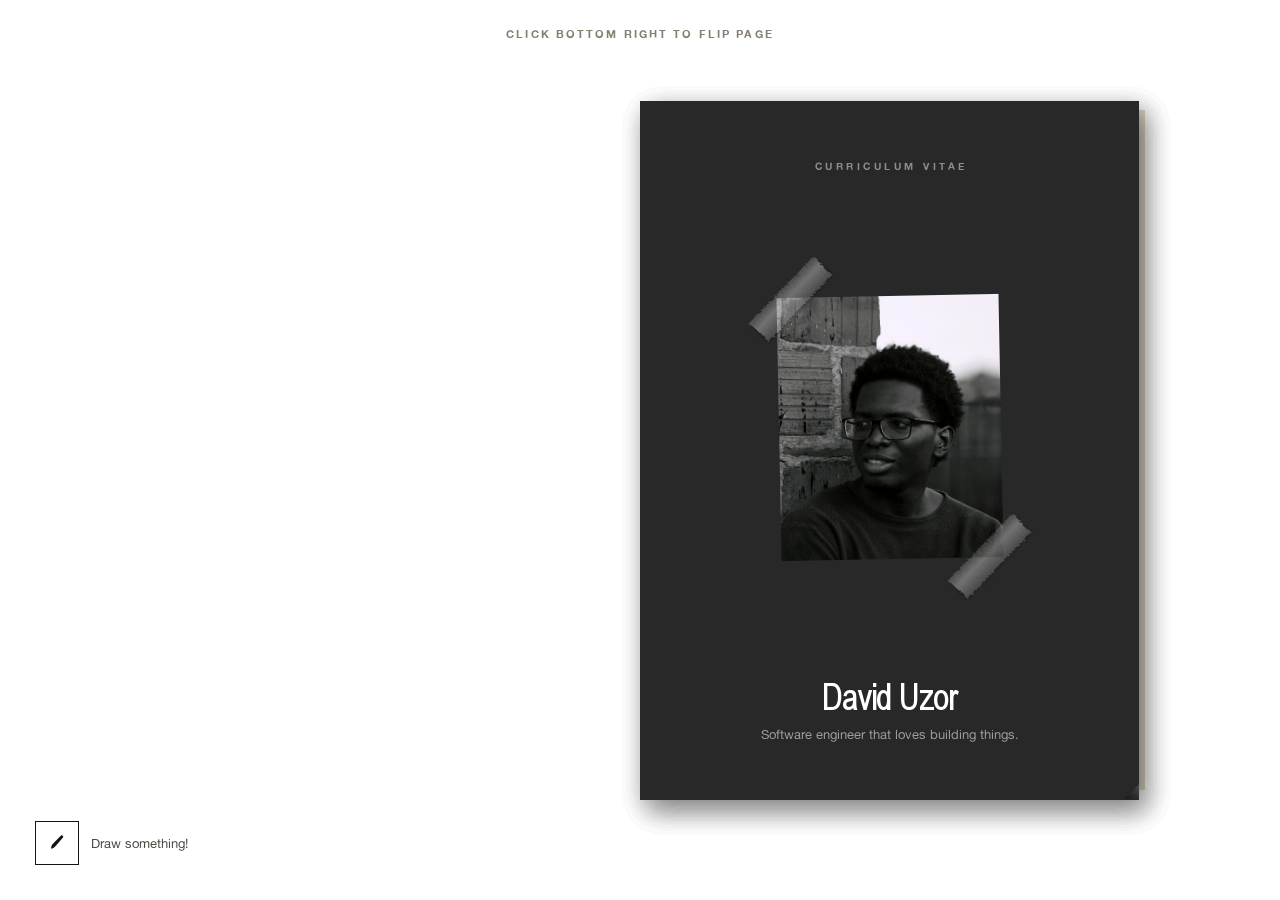
<file: index.html>
<!DOCTYPE html>
<html lang="en">
  <head>
    <meta charset="UTF-8" />
    <meta name="viewport" content="width=device-width, initial-scale=1.0" />
    <meta name="theme-color" content="#282828" />
    <meta name="format-detection" content="telephone=no" />
    <meta name="description" content="David Uzor — software engineer. A curriculum vitae, bound as a book." />
    <link rel="stylesheet" href="css/style.css" />
    <title>David Uzor</title>
  </head>
  <body>
    <!-- Paper grain is a tiled data-URI in the stylesheet. This filter is
         here because it roughens the torn ends of the tape on the cover. -->
    <svg class="svg-defs" aria-hidden="true" focusable="false">
      <defs>
        <!-- The portrait runs green: measured across the frame, G sits ~16%
             above R and B, which are equal to each other. Lifting R and B
             and easing G back puts the greys neutral again. -->
        <filter id="neutralise" color-interpolation-filters="sRGB">
          <feColorMatrix
            type="matrix"
            values="1.08 0 0 0 0
                    0 0.93 0 0 0
                    0 0 1.08 0 0
                    0 0 0 1 0"
          />
        </filter>

        <filter id="torn" x="-12%" y="-40%" width="124%" height="180%">
          <feTurbulence
            type="fractalNoise"
            baseFrequency="0.7 0.16"
            numOctaves="3"
            seed="11"
            result="n"
          />
          <feDisplacementMap
            in="SourceGraphic"
            in2="n"
            scale="5"
            xChannelSelector="R"
            yChannelSelector="G"
          />
        </filter>
      </defs>
    </svg>

    <p class="topnote">
          <span class="topnote__desk">Click bottom right to flip page</span>
          <span class="topnote__mob">Swipe or tap to flip pages</span>
        </p>

    <main class="stage">
      <h1 class="sr-only">David Uzor — Curriculum Vitae</h1>

      <div class="book" id="book">
        <div class="book__edges book__edges--left" aria-hidden="true"></div>
        <div class="book__edges book__edges--right" aria-hidden="true"></div>

        <!-- ============ LEAF 0 : cover / contents ============ -->
        <article class="leaf" data-leaf="0">
          <section class="face face--front page page--board page--cover">
            <p class="cover__kicker">Curriculum Vitae</p>

            <figure class="taped">
              <span class="tape tape--tl" aria-hidden="true"></span>
              <span class="tape tape--br" aria-hidden="true"></span>
              <img
                src="images/img_avatar.jpg"
                alt="Portrait of David Uzor"
                width="200"
                height="240"
              />
            </figure>

            <div class="cover__foot">
              <h2 class="cover__name">David Uzor</h2>
              <p class="cover__tagline">
                Software engineer that loves building things.
              </p>
            </div>

            <div class="page__gloss" aria-hidden="true"></div>
            <button class="corner corner--fwd" type="button" data-turn="next">
              <span class="sr-only">Open the book</span>
            </button>
          </section>

          <section class="face face--back page" id="contents">
            <div class="page__grain" aria-hidden="true"></div>
            <div class="page__body">
              <p class="running">David Uzor</p>
              <h2 class="page__title">Contents</h2>

              <ol class="toc">
                <li>
                  <button type="button" data-goto="1">
                    <span class="toc__label">Education &amp; Skills</span>
                    <span class="toc__dots" aria-hidden="true"></span>
                    <span class="toc__folio">1</span>
                  </button>
                </li>
                <li>
                  <button type="button" data-goto="2">
                    <span class="toc__label">Experience</span>
                    <span class="toc__dots" aria-hidden="true"></span>
                    <span class="toc__folio">2</span>
                  </button>
                </li>
                <li>
                  <button type="button" data-goto="3">
                    <span class="toc__label">Projects</span>
                    <span class="toc__dots" aria-hidden="true"></span>
                    <span class="toc__folio">4</span>
                  </button>
                </li>
                <li>
                  <button type="button" data-goto="4">
                    <span class="toc__label">Contact</span>
                    <span class="toc__dots" aria-hidden="true"></span>
                    <span class="toc__folio">6</span>
                  </button>
                </li>
              </ol>

              <div class="imprint">
                <p class="imprint__line">210 S. Jackson St, Athens, GA 30602</p>
                <p class="imprint__line">(706) 254-5344</p>
                <p class="imprint__line">
                  <a href="mailto:duzor144@gmail.com">duzor144@gmail.com</a>
                </p>
              </div>

              <p class="folio folio--verso">i</p>
            </div>
            <div class="page__gutter" aria-hidden="true"></div>
            <div class="page__gloss" aria-hidden="true"></div>
            <button class="corner corner--back" type="button" data-turn="prev">
              <span class="sr-only">Close the book</span>
            </button>
          </section>
        </article>

        <!-- ============ LEAF 1 : education+skills / experience I ============ -->
        <article class="leaf" data-leaf="1">
          <section class="face face--front page" id="education">
            <div class="page__grain" aria-hidden="true"></div>
            <div class="page__body">
              <p class="running">Education &amp; Skills</p>

              <h2 class="page__title">Education</h2>
              <dl class="entry">
                <dt>University of Georgia</dt>
                <dd>
                  Bachelor of Science in Computer Science &middot; Expected May
                  2027 &middot; GPA 3.56
                </dd>
                <dt>Relevant Coursework</dt>
                <dd>
                  Data Structures, Algorithms, Operating Systems, Databases, Web
                  Programming, Computer Networks, Linear Algebra
                </dd>
              </dl>

              <h2 class="page__title page__title--mid" id="skills">Skills</h2>
              <ul class="ruled">
                <li>Java and the Spring Framework</li>
                <li>TypeScript, JavaScript, Svelte/SvelteKit, and React</li>
                <li>HTML and CSS</li>
                <li>Python, C, C#/.NET, Rust, and Kotlin</li>
                <li>Git, GitHub, Docker, and AWS (VPC, EC2, ECS, S3)</li>
                <li>Blender (3D graphics software)</li>
              </ul>

              <p class="folio folio--recto">1</p>
            </div>
            <div class="page__gutter" aria-hidden="true"></div>
            <div class="page__gloss" aria-hidden="true"></div>
            <button class="corner corner--fwd" type="button" data-turn="next">
              <span class="sr-only">Next page</span>
            </button>
          </section>

          <section class="face face--back page" id="experience">
            <div class="page__grain" aria-hidden="true"></div>
            <div class="page__body">
              <p class="running">Experience</p>
              <h2 class="page__title">Experience</h2>

              <article class="post">
                <p class="post__when">July 2025 &ndash; August 2025</p>
                <h3 class="post__what">Geometry Research Intern</h3>
                <p class="post__where">MIT &middot; Cambridge, MA</p>
                <p class="post__text">
                  Simulated the geometric locomotion of a snake robot using a
                  computational framework built on first-order optimization over
                  shape change. Implemented obstacle avoidance by modeling
                  barriers as implicit functions, letting the robot reconfigure
                  its gaits and hold safe trajectories in complex environments,
                  and simulated joint failures to show that locomotion survives
                  mechanical constraints.
                </p>
              </article>

              <p class="folio folio--verso">2</p>
            </div>
            <div class="page__gutter" aria-hidden="true"></div>
            <div class="page__gloss" aria-hidden="true"></div>
            <button class="corner corner--back" type="button" data-turn="prev">
              <span class="sr-only">Previous page</span>
            </button>
          </section>
        </article>

        <!-- ============ LEAF 2 : experience II / projects I ============ -->
        <article class="leaf" data-leaf="2">
          <section class="face face--front page">
            <div class="page__grain" aria-hidden="true"></div>
            <div class="page__body">
              <p class="running">Experience</p>

              <article class="post">
                <p class="post__when">August 2024 &ndash; June 2025</p>
                <h3 class="post__what">Software Engineer</h3>
                <p class="post__where">
                  <a href="https://crescuts.com">CresCuts</a> &middot; Athens, GA
                </p>
                <p class="post__text">
                  Developed Cres, the booking and automation platform for
                  service-based businesses. Built the core booking and
                  scheduling logic in Java and Spring, developed a responsive
                  frontend in SvelteKit and TypeScript, and deployed and
                  maintained containerized applications on AWS with Docker
                  following best practices for scalability and performance.
                </p>
              </article>

              <article class="post">
                <p class="post__when">March 2024 &ndash; June 2024</p>
                <h3 class="post__what">Software Engineering Intern</h3>
                <p class="post__where">
                  Tatum Games &middot; Santa Clarita, CA (remote)
                </p>
                <p class="post__text">
                  Contributed to MIKROS, a tool that enhances mobile game
                  analytics for developers, implementing new features in
                  JavaScript that increased user engagement by 20%. Took part in
                  code reviews and worked in two-week Agile sprints, completing
                  100% of assigned tasks.
                </p>
              </article>

              <p class="folio folio--recto">3</p>
            </div>
            <div class="page__gutter" aria-hidden="true"></div>
            <div class="page__gloss" aria-hidden="true"></div>
            <button class="corner corner--fwd" type="button" data-turn="next">
              <span class="sr-only">Next page</span>
            </button>
          </section>

          <section class="face face--back page" id="projects">
            <div class="page__grain" aria-hidden="true"></div>
            <div class="page__body">
              <p class="running">Projects</p>
              <h2 class="page__title">Projects</h2>

              <figure class="plate plate--tall">
                <span class="tape tape--tl" aria-hidden="true"></span>
                <span class="tape tape--br" aria-hidden="true"></span>
                <img
                  src="images/project-crescuts.png"
                  alt="Cres booking platform screenshot"
                  loading="lazy"
                />
                <figcaption>
                  <h3>Cres Booking Platform</h3>
                  <ul>
                    <li>Java + Spring booking logic</li>
                    <li>SvelteKit + TypeScript frontend</li>
                    <li>Deployed on AWS with Docker</li>
                  </ul>
                </figcaption>
              </figure>

              <p class="folio folio--verso">4</p>
            </div>
            <div class="page__gutter" aria-hidden="true"></div>
            <div class="page__gloss" aria-hidden="true"></div>
            <button class="corner corner--back" type="button" data-turn="prev">
              <span class="sr-only">Previous page</span>
            </button>
          </section>
        </article>

        <!-- ============ LEAF 3 : projects II / contact ============ -->
        <article class="leaf" data-leaf="3">
          <section class="face face--front page">
            <div class="page__grain" aria-hidden="true"></div>
            <div class="page__body">
              <p class="running">Projects</p>

              <figure class="plate">
                <span class="tape tape--tl" aria-hidden="true"></span>
                <span class="tape tape--br" aria-hidden="true"></span>
                <img
                  src="images/project-mikros.png"
                  alt="MIKROS analytics tool screenshot"
                  loading="lazy"
                />
                <figcaption>
                  <h3>MIKROS Game Analytics</h3>
                  <ul>
                    <li>JavaScript features shipped</li>
                    <li>+20% user engagement</li>
                    <li>Agile sprints, full task completion</li>
                  </ul>
                </figcaption>
              </figure>

              <figure class="plate">
                <span class="tape tape--tl" aria-hidden="true"></span>
                <span class="tape tape--br" aria-hidden="true"></span>
                <img
                  src="images/project-snake-robot.png"
                  alt="Snake robot simulation screenshot"
                  loading="lazy"
                />
                <figcaption>
                  <h3>Snake Robot Simulation</h3>
                  <ul>
                    <li>First-order shape optimization</li>
                    <li>Implicit-function obstacles</li>
                    <li>Robust to joint failures</li>
                  </ul>
                </figcaption>
              </figure>

              <p class="folio folio--recto">5</p>
            </div>
            <div class="page__gutter" aria-hidden="true"></div>
            <div class="page__gloss" aria-hidden="true"></div>
            <button class="corner corner--fwd" type="button" data-turn="next">
              <span class="sr-only">Next page</span>
            </button>
          </section>

          <section class="face face--back page" id="contact">
            <div class="page__grain" aria-hidden="true"></div>
            <div class="page__body">
              <p class="running">Contact</p>
              <h2 class="page__title">Get in Touch</h2>
              <p class="lede">
                Send a message and I&rsquo;ll get back to you as soon as I can.
              </p>

              <form class="sheet" id="contact-form" action="#" method="post">
                <p class="field">
                  <label for="name">Name</label>
                  <input
                    type="text"
                    id="name"
                    name="name"
                    placeholder="Your full name"
                  />
                </p>
                <p class="field">
                  <label for="email">Email</label>
                  <input
                    type="email"
                    id="email"
                    name="email"
                    placeholder="you@example.com"
                  />
                </p>
                <p class="field">
                  <label for="message">Message</label>
                  <textarea
                    id="message"
                    name="message"
                    rows="5"
                    placeholder="What's on your mind?"
                  ></textarea>
                </p>
                <button class="btn" type="submit">Send</button>
                <output class="form-note" id="form-note" aria-live="polite"
                ></output>
              </form>

              <p class="folio folio--verso">6</p>
            </div>
            <div class="page__gutter" aria-hidden="true"></div>
            <div class="page__gloss" aria-hidden="true"></div>
            <button class="corner corner--back" type="button" data-turn="prev">
              <span class="sr-only">Previous page</span>
            </button>
          </section>
        </article>

        <!-- ============ LEAF 4 : the blank sheet ============
             Left deliberately empty — this is the page to draw on. Its back
             is the rear board, which the reader never reaches: book.js stops
             one leaf short so the book always ends on this spread. -->
        <article class="leaf" data-leaf="4">
          <section class="face face--front page" id="drawing">
            <div class="page__grain" aria-hidden="true"></div>
            <div class="page__body">
              <p class="folio folio--recto">7</p>
            </div>
            <div class="page__gutter" aria-hidden="true"></div>
            <div class="page__gloss" aria-hidden="true"></div>
          </section>

          <section class="face face--back page page--board" aria-hidden="true">
            <div class="page__gloss" aria-hidden="true"></div>
          </section>
        </article>
      </div>
    </main>

    <div class="tool">
      <button class="pen" id="pen-toggle" type="button" aria-pressed="false">
        <svg viewBox="0 0 24 24" aria-hidden="true">
          <path
            d="M3 21c0-4 1.5-6 4-8.5L17.2 2.3a2 2 0 0 1 2.8 2.8L9.5 17C7 19.5 5 21 3 21Z"
          />
        </svg>
        <span class="sr-only">Toggle the pen</span>
      </button>
      <span class="tool__label">Draw something!</span>
    </div>

    <script src="js/ink.js"></script>
    <script src="js/book.js"></script>
  </body>
</html>
</file>
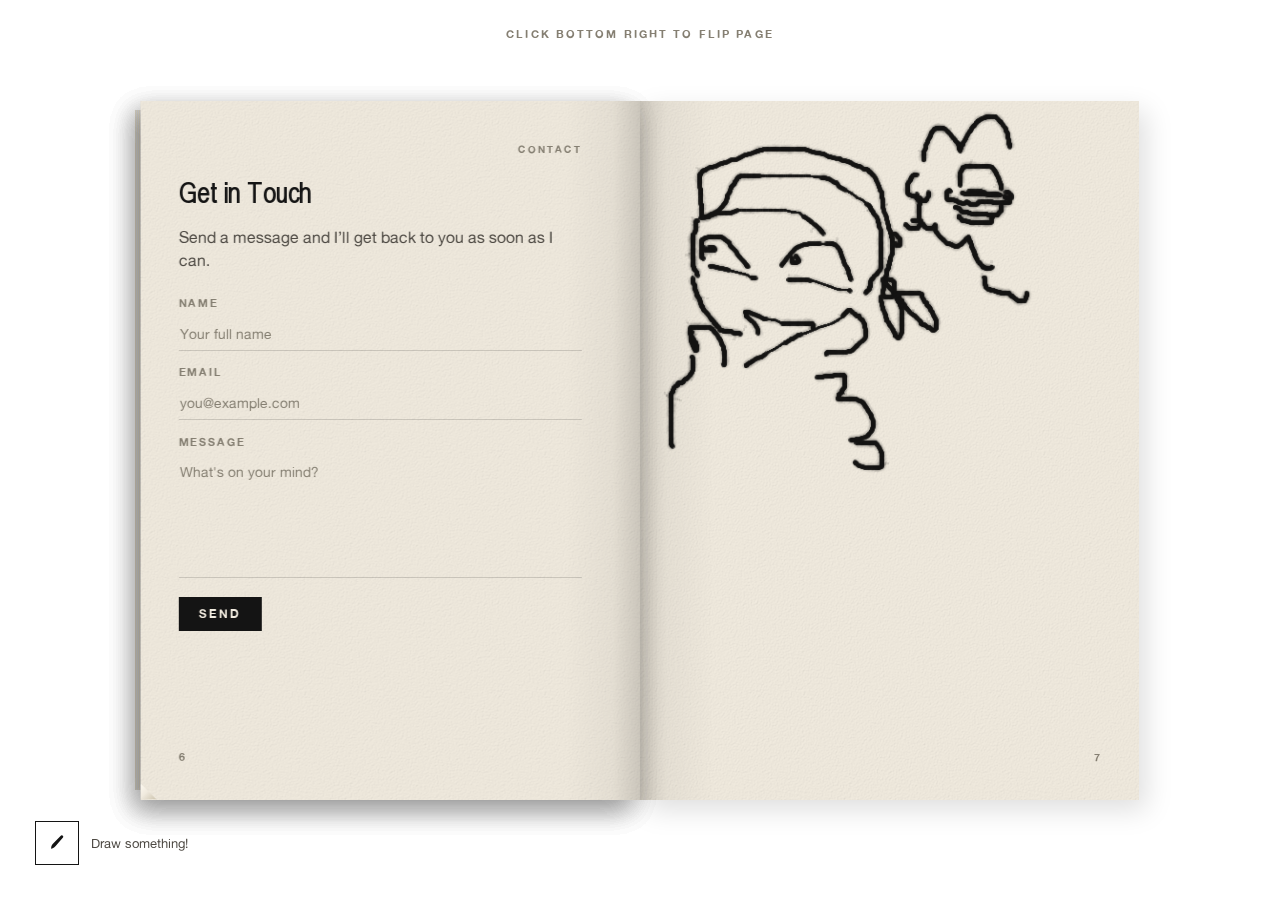
<file: contact.html>
<!DOCTYPE html>
<html lang="en">
  <head>
    <meta charset="UTF-8" />
    <meta name="viewport" content="width=device-width, initial-scale=1.0" />
    <!-- The contact page is now a leaf of the book. Anything still linking
         here gets sent to that spread. -->
    <meta http-equiv="refresh" content="0; url=index.html#contact" />
    <link rel="canonical" href="index.html" />
    <link rel="stylesheet" href="css/style.css" />
    <title>Contact David Uzor</title>
  </head>
  <body>
    <main class="stage">
      <p style="color: #c9a349; font-size: 0.9rem; letter-spacing: 0.1em">
        Turning to the contact page&hellip;
        <a href="index.html#contact" style="color: #f3e9d6">open the book</a>
      </p>
    </main>
    <script>
      location.replace("index.html#contact");
    </script>
  </body>
</html>
</file>
<file: css/style.css>
/* ==========================================================================
   David Uzor — CV, bound as a book.
   Display: Babel Sans Bold. Text: Alte Haas Grotesk. Both self-hosted.
   ========================================================================== */

@font-face {
  font-family: "Alte Haas Grotesk";
  src: url("../fonts/AlteHaasGrotesk-Regular.woff2") format("woff2");
  font-weight: 400;
  font-style: normal;
  font-display: swap;
}

@font-face {
  font-family: "Alte Haas Grotesk";
  src: url("../fonts/AlteHaasGrotesk-Bold.woff2") format("woff2");
  font-weight: 700;
  font-style: normal;
  font-display: swap;
}

/* only the bold weight of Babel Sans exists, so it is display-only */
@font-face {
  font-family: "Babel Sans";
  src: url("../fonts/BabelSans-Bold.woff2") format("woff2");
  font-weight: 700;
  font-style: normal;
  font-display: swap;
}

/* --------------------------------------------------------------------------
   Tokens
   -------------------------------------------------------------------------- */
:root {
  --ph: clamp(380px, min(80vh, calc(39vw * 1.4)), 700px);
  --pw: calc(var(--ph) / 1.4);

  --bg: #ffffff;
  --board: #282828;
  --paper: #f1ebdf;
  --paper-2: #e2dbca;
  --ink: #141414;
  --ink-2: #4e4a44;
  --ink-3: #857f72;
  --rule: rgba(0, 0, 0, 0.15);

  --display: "Babel Sans", "Alte Haas Grotesk", Helvetica, Arial, sans-serif;
  --text: "Alte Haas Grotesk", Helvetica, Arial, sans-serif;

  --flip: 950ms;
  --ease: cubic-bezier(0.36, 0.06, 0.18, 1);

  /* fine paper fibre: turbulence lit from the upper left */
  --grain: url("data:image/svg+xml,%3Csvg xmlns='http://www.w3.org/2000/svg' width='240' height='240'%3E%3Cfilter id='g'%3E%3CfeTurbulence type='fractalNoise' baseFrequency='0.85' numOctaves='4' stitchTiles='stitch'/%3E%3CfeDiffuseLighting lighting-color='%23ffffff' surfaceScale='1.05'%3E%3CfeDistantLight azimuth='45' elevation='60'/%3E%3C/feDiffuseLighting%3E%3C/filter%3E%3Crect width='240' height='240' filter='url(%23g)'/%3E%3C/svg%3E");

  /* stretched turbulence — pulp fibres laid in the sheet */
  --fibre: url("data:image/svg+xml,%3Csvg xmlns='http://www.w3.org/2000/svg' width='300' height='300'%3E%3Cfilter id='f'%3E%3CfeTurbulence type='fractalNoise' baseFrequency='0.011 0.65' numOctaves='3' seed='9' stitchTiles='stitch'/%3E%3CfeDiffuseLighting lighting-color='%23ffffff' surfaceScale='1.5'%3E%3CfeDistantLight azimuth='100' elevation='57'/%3E%3C/feDiffuseLighting%3E%3C/filter%3E%3Crect width='300' height='300' filter='url(%23f)'/%3E%3C/svg%3E");
}

/* --------------------------------------------------------------------------
   Shell
   -------------------------------------------------------------------------- */
* {
  box-sizing: border-box;
}

html,
body {
  height: 100%;
}

body {
  margin: 0;
  font-family: var(--text);
  color: var(--ink);
  background: var(--bg);
  overflow: hidden;
  -webkit-font-smoothing: antialiased;
}

.svg-defs {
  position: absolute;
  width: 0;
  height: 0;
  overflow: hidden;
}

.sr-only {
  position: absolute;
  width: 1px;
  height: 1px;
  padding: 0;
  margin: -1px;
  overflow: hidden;
  clip: rect(0 0 0 0);
  white-space: nowrap;
  border: 0;
}

/* centring the book puts the spine on the centre line, so the closed cover
   fills the right half and turned pages stack out to the left */
.stage {
  display: flex;
  align-items: center;
  justify-content: center;
  min-height: 100%;
  padding: 3vh 4vw;
  overflow: hidden;
}

/* --------------------------------------------------------------------------
   Book mechanics
   -------------------------------------------------------------------------- */
.book {
  --turned: 0;
  --total: 4;

  position: relative;
  z-index: 2;
  width: calc(var(--pw) * 2);
  height: var(--ph);
  perspective: 2800px;
  perspective-origin: 50% 46%;
  transform-style: preserve-3d;
}

/* On the spread every leaf has a unique z-index from restack(), so the right
   leaf wins the hit test. In single-page mode (under 880px) every face fills
   the same area and stacks face-on-face, so an older leaf with a higher
   z-index — leaf[0] sits at z=5 while leaves 1..4 sit at z=4..1 — would
   catch taps at the corner before the current face does. Make every leaf
   hit-transparent except the one that owns the visible face. */
.is-single .leaf:not(:has(.face.is-current)) {
  pointer-events: none;
}

/* the thickness of the paper stack on each side */
.book__edges {
  position: absolute;
  top: 1.4%;
  bottom: 1.4%;
  width: 7px;
  z-index: 0;
  background: repeating-linear-gradient(
    to right,
    var(--paper-2) 0 1px,
    rgba(0, 0, 0, 0.14) 1px 2px
  );
  transition: opacity 0.5s ease;
}

.book__edges--right {
  right: -6px;
  opacity: calc((var(--total) - var(--turned)) / var(--total));
}

.book__edges--left {
  left: -6px;
  opacity: calc(var(--turned) / var(--total));
}

.leaf {
  position: absolute;
  top: 0;
  left: 50%;
  width: var(--pw);
  height: var(--ph);
  transform-origin: left center;
  transform-style: preserve-3d;
  transition: transform var(--flip) var(--ease);
  will-change: transform;
}

.leaf.is-flipped {
  transform: rotateY(-180deg);
}

.face {
  position: absolute;
  inset: 0;
  overflow: hidden;
  isolation: isolate;
  backface-visibility: hidden;
  -webkit-backface-visibility: hidden;
  background: var(--paper);
  /* cast outward only — a shadow on the spine side would split the spread
     into two floating cards instead of one book */
  box-shadow: 7px 10px 26px rgba(0, 0, 0, 0.13);
}

/* the verso. Rotated about its own centre, so in local coordinates its LEFT
   edge lands at the outer edge of the book and its RIGHT edge at the spine —
   hence the mirrored padding and shadows below. */
.face--back {
  transform: rotateY(180deg);
  box-shadow: -7px 10px 26px rgba(0, 0, 0, 0.13);
}

/* --------------------------------------------------------------------------
   Paper
   -------------------------------------------------------------------------- */
.page__grain {
  position: absolute;
  inset: 0;
  z-index: 1;
  pointer-events: none;
  background-image: var(--grain), var(--fibre);
  background-size: 240px, 300px;
  mix-blend-mode: multiply;
  opacity: 0.3;
}

/* the sheet curving down into the binding */
.page__gutter {
  position: absolute;
  top: 0;
  bottom: 0;
  left: 0;
  width: 15%;
  z-index: 7;
  pointer-events: none;
  background: linear-gradient(
    to right,
    rgba(0, 0, 0, 0.14) 0%,
    rgba(0, 0, 0, 0.04) 36%,
    transparent 100%
  );
}

.face--back .page__gutter {
  left: auto;
  right: 0;
  background: linear-gradient(
    to left,
    rgba(0, 0, 0, 0.14) 0%,
    rgba(0, 0, 0, 0.04) 36%,
    transparent 100%
  );
}

/* light raking across the sheet as it turns — this is what sells the bend */
.page__gloss {
  position: absolute;
  inset: 0;
  z-index: 8;
  pointer-events: none;
  opacity: 0;
  background: linear-gradient(
    100deg,
    rgba(255, 255, 255, 0.8) 0%,
    rgba(255, 255, 255, 0.1) 34%,
    rgba(0, 0, 0, 0.06) 68%,
    rgba(0, 0, 0, 0.24) 100%
  );
}

.leaf.is-turning .face--front .page__gloss {
  animation: sheen-recto var(--flip) var(--ease);
}

.leaf.is-turning .face--back .page__gloss {
  animation: sheen-verso var(--flip) var(--ease);
}

@keyframes sheen-recto {
  0%,
  100% {
    opacity: 0;
  }
  42% {
    opacity: 0.85;
  }
}

@keyframes sheen-verso {
  0%,
  100% {
    opacity: 0;
  }
  58% {
    opacity: 0.85;
  }
}

/* --------------------------------------------------------------------------
   Corner peel
   -------------------------------------------------------------------------- */
.corner {
  position: absolute;
  bottom: 0;
  width: 4.6em;
  height: 4.6em;
  z-index: 9;
  padding: 0;
  border: 0;
  background: none;
  cursor: pointer;
  font: inherit;
}

.corner--fwd {
  right: 0;
}

.corner--back {
  left: 0;
}

/* book.js gives every face both corners so single-page mode can go either
   way; on the spread, only the one at the outer edge belongs */
body:not(.is-single) .face--front .corner--back,
body:not(.is-single) .face--back .corner--fwd {
  display: none;
}

/* shadow the lifted corner throws onto the sheet underneath */
.corner::after {
  content: "";
  position: absolute;
  inset: 0;
  opacity: 0;
  transition: opacity 0.34s ease;
}

.corner--fwd::after {
  background: radial-gradient(
    circle at 100% 100%,
    rgba(0, 0, 0, 0.28),
    transparent 68%
  );
}

.corner--back::after {
  background: radial-gradient(
    circle at 0 100%,
    rgba(0, 0, 0, 0.28),
    transparent 68%
  );
}

/* the curled triangle — you are looking at the back of the sheet */
.corner::before {
  content: "";
  position: absolute;
  inset: 0;
  transform: scale(0.2);
  transition: transform 0.36s cubic-bezier(0.2, 0.9, 0.3, 1);
}

.corner--fwd::before {
  transform-origin: 100% 100%;
  clip-path: polygon(100% 0, 100% 100%, 0 100%);
  background: linear-gradient(225deg, #fdf9f0 0%, var(--paper) 45%, #cdc4ae 100%);
  box-shadow: -3px -3px 10px rgba(0, 0, 0, 0.2);
}

.corner--back::before {
  transform-origin: 0 100%;
  clip-path: polygon(0 0, 100% 100%, 0 100%);
  background: linear-gradient(135deg, #fdf9f0 0%, var(--paper) 45%, #cdc4ae 100%);
  box-shadow: 3px -3px 10px rgba(0, 0, 0, 0.2);
}

.corner:hover::before,
.corner:focus-visible::before {
  transform: scale(1);
}

.corner:hover::after,
.corner:focus-visible::after {
  opacity: 1;
}

.corner:focus-visible {
  outline: 1px solid var(--ink);
  outline-offset: -2px;
}

.page--board .corner--fwd::before {
  background: linear-gradient(225deg, #4c4c4c 0%, #2e2e2e 50%, #161616 100%);
}

.page--board .corner--back::before {
  background: linear-gradient(135deg, #4c4c4c 0%, #2e2e2e 50%, #161616 100%);
}

/* --------------------------------------------------------------------------
   Page typography
   -------------------------------------------------------------------------- */
.page {
  font-size: calc(var(--ph) / 41);
  line-height: 1.5;
}

.page__body {
  position: absolute;
  inset: 0;
  z-index: 4;
  display: flex;
  flex-direction: column;
  padding: 2.4em 2.2em 2em 3.4em;
}

.face--back .page__body {
  padding: 2.4em 3.4em 2em 2.2em;
}

.running {
  margin: 0 0 1.9em;
  font-size: 0.6em;
  font-weight: 700;
  letter-spacing: 0.24em;
  text-transform: uppercase;
  color: var(--ink-3);
}

.face--back .running {
  text-align: right;
}

.page__title {
  margin: 0 0 0.8em;
  font-family: var(--display);
  font-size: 1.72em;
  font-weight: 700;
  letter-spacing: -0.025em;
  line-height: 1.06;
}

.page__title--mid {
  margin-top: 1.2em;
}

.lede {
  margin: -0.35em 0 1.5em;
  font-size: 0.92em;
  color: var(--ink-2);
  max-width: 24em;
}

.folio {
  margin: auto 0 0;
  padding-top: 1em;
  font-size: 0.64em;
  font-weight: 700;
  letter-spacing: 0.14em;
  color: var(--ink-3);
}

.folio--verso {
  text-align: left;
}

.folio--recto {
  text-align: right;
}

.page a {
  color: var(--ink);
  text-decoration: none;
  border-bottom: 1px solid rgba(0, 0, 0, 0.3);
}

.page a:hover {
  border-bottom-color: var(--ink);
}

/* --------------------------------------------------------------------------
   Cover
   -------------------------------------------------------------------------- */
.page--board {
  background: var(--board);
  color: #f2f0ec;
}

.page--cover {
  display: flex;
  flex-direction: column;
  align-items: center;
  justify-content: space-between;
  padding: 3.4em 2.8em 3.2em;
  text-align: center;
}

.cover__kicker {
  margin: 0;
  font-size: 0.6em;
  font-weight: 700;
  letter-spacing: 0.34em;
  text-indent: 0.34em;
  text-transform: uppercase;
  color: rgba(242, 240, 236, 0.5);
}

/* the photograph, taped to the board */
.taped {
  position: relative;
  margin: 0;
  transform: rotate(-1.1deg);
}

.taped img {
  display: block;
  width: 13em;
  height: 15.4em;
  object-fit: cover;
  /* #neutralise corrects the photo's green cast per channel; see the filter
     definition in index.html */
  filter: url(#neutralise) contrast(1.04) brightness(1.06);
}

.tape {
  position: absolute;
  z-index: 2;
  width: 5.4em;
  height: 1.5em;
  background: linear-gradient(
    to bottom,
    rgba(255, 255, 255, 0.16) 0%,
    rgba(255, 255, 255, 0.34) 40%,
    rgba(255, 255, 255, 0.16) 100%
  );
  box-shadow: 0 1px 3px rgba(0, 0, 0, 0.45);
  filter: url(#torn);
}

.tape--tl {
  top: -0.7em;
  left: -1.9em;
  transform: rotate(-45deg);
}

.tape--br {
  right: -1.9em;
  bottom: -0.7em;
  transform: rotate(-45deg);
}

/* the same tape, but stuck to paper rather than to the black board */
.plate .tape {
  width: 3.8em;
  height: 1.05em;
  background: linear-gradient(
    to bottom,
    rgba(255, 253, 248, 0.34) 0%,
    rgba(255, 253, 248, 0.62) 40%,
    rgba(255, 253, 248, 0.34) 100%
  );
  box-shadow: 0 1px 2px rgba(0, 0, 0, 0.22);
}

.plate .tape--tl {
  top: -0.5em;
  left: -1.35em;
}

.plate .tape--br {
  right: -1.35em;
  bottom: auto;
  top: calc(var(--plate-h) - 0.55em);
}

.cover__foot {
  width: 100%;
}

.cover__name {
  margin: 0;
  font-family: var(--display);
  font-size: 2.1em;
  font-weight: 700;
  letter-spacing: -0.035em;
  line-height: 1;
  color: #ffffff;
}

.cover__tagline {
  margin: 0.72em 0 0;
  font-size: 0.78em;
  line-height: 1.5;
  color: rgba(242, 240, 236, 0.58);
}

/* --------------------------------------------------------------------------
   Contents
   -------------------------------------------------------------------------- */
.toc {
  margin: 0;
  padding: 0;
  list-style: none;
  border-top: 1px solid var(--rule);
}

.toc li {
  border-bottom: 1px solid var(--rule);
}

.toc button {
  display: flex;
  align-items: baseline;
  gap: 0.5em;
  width: 100%;
  padding: 0.82em 0;
  border: 0;
  background: none;
  font: inherit;
  font-size: 0.9em;
  color: var(--ink);
  text-align: left;
  cursor: pointer;
  transition: padding-left 0.22s ease;
}

.toc button:hover,
.toc button:focus-visible {
  padding-left: 0.5em;
  outline: none;
}

.toc__dots {
  flex: 1;
  height: 1px;
  background-image: radial-gradient(
    circle,
    rgba(0, 0, 0, 0.32) 0.5px,
    transparent 0.6px
  );
  background-size: 5px 1px;
  background-repeat: repeat-x;
  transform: translateY(-0.2em);
}

.toc__folio {
  font-weight: 700;
  font-variant-numeric: tabular-nums;
}

.imprint {
  margin-top: 2.4em;
  padding-top: 1.2em;
  border-top: 1px solid var(--rule);
}

.imprint__line {
  margin: 0 0 0.35em;
  font-size: 0.74em;
  color: var(--ink-2);
}

/* --------------------------------------------------------------------------
   Entries, lists, posts, plates
   -------------------------------------------------------------------------- */
.entry {
  margin: 0;
}

.entry dt {
  margin-bottom: 0.2em;
  font-size: 0.9em;
  font-weight: 700;
  letter-spacing: -0.008em;
}

.entry dd {
  margin: 0 0 0.95em;
  font-size: 0.83em;
  line-height: 1.55;
  color: var(--ink-2);
}

.ruled {
  margin: 0;
  padding: 0;
  list-style: none;
}

.ruled li {
  position: relative;
  padding: 0.44em 0 0.44em 1.15em;
  border-bottom: 1px solid var(--rule);
  font-size: 0.83em;
}

.ruled li::before {
  content: "";
  position: absolute;
  left: 0;
  top: 1.2em;
  width: 0.42em;
  height: 1px;
  background: var(--ink);
}

.post {
  margin: 0 0 1.7em;
}

.post:last-of-type {
  margin-bottom: 0;
}

.post__when {
  margin: 0 0 0.35em;
  font-size: 0.62em;
  font-weight: 700;
  letter-spacing: 0.16em;
  text-transform: uppercase;
  color: var(--ink-3);
}

.post__what {
  margin: 0;
  font-family: var(--display);
  font-size: 1.06em;
  font-weight: 700;
  letter-spacing: -0.02em;
}

.post__where {
  margin: 0.14em 0 0.6em;
  font-size: 0.78em;
  color: var(--ink-2);
}

.post__text {
  margin: 0;
  font-size: 0.81em;
  line-height: 1.62;
  color: var(--ink-2);
  hyphens: auto;
}

.plate {
  --plate-h: 8.4em;
  position: relative;
  margin: 0 0 1.35em;
}

.plate:last-of-type {
  margin-bottom: 0;
}

.plate--tall {
  --plate-h: 18em;
}

.plate img {
  display: block;
  width: 100%;
  height: var(--plate-h);
  object-fit: cover;
  filter: contrast(1.02) saturate(1.02);
}

/* settle the print onto the sheet — just the paper's own grain, so a photo
   reads as taped down rather than floating over the page */
.plate::after {
  content: "";
  position: absolute;
  left: 0;
  right: 0;
  top: 0;
  height: var(--plate-h);
  background-color: rgba(241, 235, 223, 0.22);
  background-image: var(--grain);
  background-size: 240px;
  opacity: 0.22;
  mix-blend-mode: multiply;
  pointer-events: none;
}

.plate figcaption h3 {
  margin: 0.6em 0 0.3em;
  font-family: var(--display);
  font-size: 0.94em;
  font-weight: 700;
  letter-spacing: -0.018em;
}

.plate figcaption ul {
  margin: 0;
  padding: 0;
  list-style: none;
  font-size: 0.74em;
  line-height: 1.55;
  color: var(--ink-2);
}

.plate figcaption li::before {
  content: "— ";
  color: var(--ink-3);
}

/* --------------------------------------------------------------------------
   Contact form
   -------------------------------------------------------------------------- */
.sheet {
  margin: 0;
}

.field {
  margin: 0 0 0.85em;
  display: flex;
  flex-direction: column;
  gap: 0.28em;
}

.field label {
  font-size: 0.62em;
  font-weight: 700;
  letter-spacing: 0.18em;
  text-transform: uppercase;
  color: var(--ink-3);
}

.field input,
.field textarea {
  font: inherit;
  font-size: 0.83em;
  color: var(--ink);
  padding: 0.42em 0.1em;
  background: transparent;
  border: 0;
  border-bottom: 1px solid var(--rule);
  border-radius: 0;
  resize: none;
  transition: border-color 0.2s ease;
}

.field textarea {
  line-height: 1.55;
}

.field input::placeholder,
.field textarea::placeholder {
  color: var(--ink-3);
}

.field input:focus,
.field textarea:focus {
  outline: none;
  border-bottom-color: var(--ink);
}

.btn {
  margin-top: 0.4em;
  padding: 0.68em 1.7em;
  font: inherit;
  font-size: 0.7em;
  font-weight: 700;
  letter-spacing: 0.18em;
  text-transform: uppercase;
  color: var(--paper);
  background: var(--ink);
  border: 0;
  cursor: pointer;
  transition: opacity 0.2s ease;
}

.btn:hover {
  opacity: 0.78;
}

.form-note {
  display: block;
  margin-top: 0.9em;
  font-size: 0.72em;
  line-height: 1.5;
  color: var(--ink-2);
  min-height: 1.2em;
}

/* --------------------------------------------------------------------------
   Ink layer — the canvas you draw on
   -------------------------------------------------------------------------- */
.ink-layer {
  position: absolute;
  inset: 0;
  z-index: 5;
  pointer-events: none;
  mix-blend-mode: multiply;
  touch-action: none;
}

body.is-drawing .ink-layer {
  pointer-events: auto;
  cursor: url("data:image/svg+xml,%3Csvg xmlns='http://www.w3.org/2000/svg' width='26' height='26'%3E%3Cpath d='M3 23c0-4 1.6-6.2 4.2-8.8L18 3.4a2.1 2.1 0 0 1 3 3L10.2 17.2C7.6 19.8 5.4 23 3 23Z' fill='%23111111' stroke='%23ffffff' stroke-width='1.4'/%3E%3C/svg%3E")
      2 24,
    crosshair;
}

body.is-drawing .page__body {
  user-select: none;
}

/* ink exported once and committed, printed for every visitor */
.baked-ink {
  position: absolute;
  inset: 0;
  z-index: 5;
  width: 100%;
  height: 100%;
  object-fit: fill;
  pointer-events: none;
  mix-blend-mode: multiply;
}

/* --------------------------------------------------------------------------
   The pen — the only chrome on the page
   -------------------------------------------------------------------------- */
.topnote {
  position: fixed;
  top: max(1.7rem, env(safe-area-inset-top));
  left: 50%;
  transform: translateX(-50%);
  z-index: 60;
  margin: 0;
  font-size: 0.66rem;
  font-weight: 700;
  letter-spacing: 0.2em;
  text-transform: uppercase;
  color: var(--ink-3);
  pointer-events: none;
  white-space: nowrap;
  max-width: calc(100vw - 1.2rem);
  text-align: center;
}

.topnote__mob {
  display: none;
}

.tool {
  position: fixed;
  left: 2.2rem;
  bottom: max(2.2rem, env(safe-area-inset-bottom));
  z-index: 60;
  display: flex;
  align-items: center;
  gap: 0.75rem;
}

.tool__label {
  font-size: 0.82rem;
  color: var(--ink-2);
  pointer-events: none;
}

.pen {
  display: grid;
  place-items: center;
  width: 2.75rem;
  height: 2.75rem;
  padding: 0;
  border: 1px solid var(--ink);
  background: transparent;
  color: var(--ink);
  cursor: pointer;
  transition: background-color 0.18s ease, color 0.18s ease;
}

.pen svg {
  width: 1.05rem;
  height: 1.05rem;
  fill: currentColor;
}

.pen:hover {
  background: rgba(0, 0, 0, 0.06);
}

.pen[aria-pressed="true"] {
  background: var(--ink);
  color: var(--bg);
}

.pen:focus-visible {
  outline: 1px solid var(--ink);
  outline-offset: 2px;
}

/* --------------------------------------------------------------------------
   Single-page mode — narrow screens get one sheet at a time
   -------------------------------------------------------------------------- */
@media (max-width: 880px) {
  :root {
    --ph: min(74vh, calc(88vw * 1.4));
    --pw: calc(var(--ph) / 1.4);
  }

  .stage {
    justify-content: center;
    padding: 5vh 4vw 3vh;
  }

  .tool {
    left: max(1.2rem, env(safe-area-inset-left));
    bottom: max(1.2rem, env(safe-area-inset-bottom));
  }

  .topnote {
    top: max(1rem, env(safe-area-inset-top));
    font-size: 0.58rem;
    letter-spacing: 0.14em;
  }

  .topnote__desk {
    display: none;
  }

  .topnote__mob {
    display: inline;
  }

  .book {
    width: var(--pw);
    perspective: none;
  }

  .book__edges--left {
    display: none;
  }

  .book__edges--right {
    opacity: 0.85;
  }

  .leaf {
    left: 0;
    transform: none !important;
    transform-style: flat;
  }

  .face {
    transform: none !important;
    backface-visibility: visible;
    -webkit-backface-visibility: visible;
    opacity: 0;
    pointer-events: none;
    transition: opacity 0.34s ease, transform 0.44s var(--ease);
  }

  .face.is-current {
    z-index: 20;
    opacity: 1;
    pointer-events: auto;
  }

  .face.is-leaving {
    z-index: 19;
    opacity: 0;
    transform: translateX(-12%) rotate(-1.4deg) scale(0.97) !important;
  }

  .face.is-leaving-back {
    z-index: 19;
    opacity: 0;
    transform: translateX(12%) rotate(1.4deg) scale(0.97) !important;
  }

  /* both edges are outer edges now */
  .page__body,
  .face--back .page__body {
    padding: 2.2em 2.1em 1.9em;
  }

  .page__gutter {
    display: none;
  }

  .face--back .running {
    text-align: left;
  }

  /* iOS Safari auto-zooms the viewport when an input is focused and its
     computed size is below 16px. Pin the contact form's text size so the page
     does not jump on tap. */
  .field input,
  .field textarea {
    font-size: 16px;
    line-height: 1.4;
  }

  /* the contact form stretches a little so the Send button does not crash
     into the page's bottom edge on narrow phones */
  .sheet {
    margin-bottom: 0.4em;
  }

  /* on narrow phones, the long "Skills" and "Projects" sub-pages have less
     vertical room — drop the tall plate's height so the caption still fits */
  .plate--tall {
    --plate-h: 12em;
  }

  .plate {
    --plate-h: 6.4em;
  }

  /* the cover tagline and small imprint lines are illegible at the mobile
     base font size — give them their own floor */
  .cover__tagline {
    font-size: 0.86em;
  }

  .imprint__line {
    font-size: 0.8em;
  }

  .field label {
    font-size: 0.68em;
  }

  /* the corner peel triangle is small on mobile — give it a touch-larger tap
     area without enlarging the visual peel itself */
  .corner {
    width: 5rem;
    height: 5rem;
  }

  /* the long-drawn tool label crowds the pen on the smallest phones; keep
     the icon, lose the text */
  .tool__label {
    display: none;
  }
}

/* --------------------------------------------------------------------------
   Tiny phones — iPhone SE width and below.
   -------------------------------------------------------------------------- */
@media (max-width: 420px) {
  :root {
    /* lean on the width again so the book has more vertical room for content */
    --ph: min(82vh, calc(94vw * 1.4));
    --pw: calc(var(--ph) / 1.4);
  }

  .stage {
    padding: 4vh 2vw 2vh;
  }

  .page__body,
  .face--back .page__body {
    padding: 1.8em 1.5em 1.5em;
  }

  .page__title {
    font-size: 1.5em;
  }

  /* drop the kicker-sized line of "Skills" / "Projects" — on a 320px-wide
     screen, "Education & Skills" pushes the heading off the page */
  .running {
    margin-bottom: 1.2em;
    font-size: 0.56em;
    letter-spacing: 0.18em;
  }

  .post__when {
    font-size: 0.58em;
  }

  /* cover photo on a 320px-wide screen would otherwise dominate — keep the
     proportions sensible and reduce the tape overhang */
  .taped img {
    width: 10.5em;
    height: 12.4em;
  }

  .cover__name {
    font-size: 1.9em;
  }

  /* contact form rows stack more tightly so all three fit in a short page */
  .field {
    margin-bottom: 0.6em;
  }

  .btn {
    width: 100%;
    padding: 0.86em 1em;
  }
}

/* --------------------------------------------------------------------------
   Reduced motion — cross-fade instead of turning pages
   -------------------------------------------------------------------------- */
@media (prefers-reduced-motion: reduce) {
  :root {
    --flip: 1ms;
  }

  .leaf,
  .face,
  .corner::before,
  .corner::after {
    transition-duration: 1ms !important;
  }

  .leaf.is-turning .face--front .page__gloss,
  .leaf.is-turning .face--back .page__gloss {
    animation: none;
  }
}
</file>
